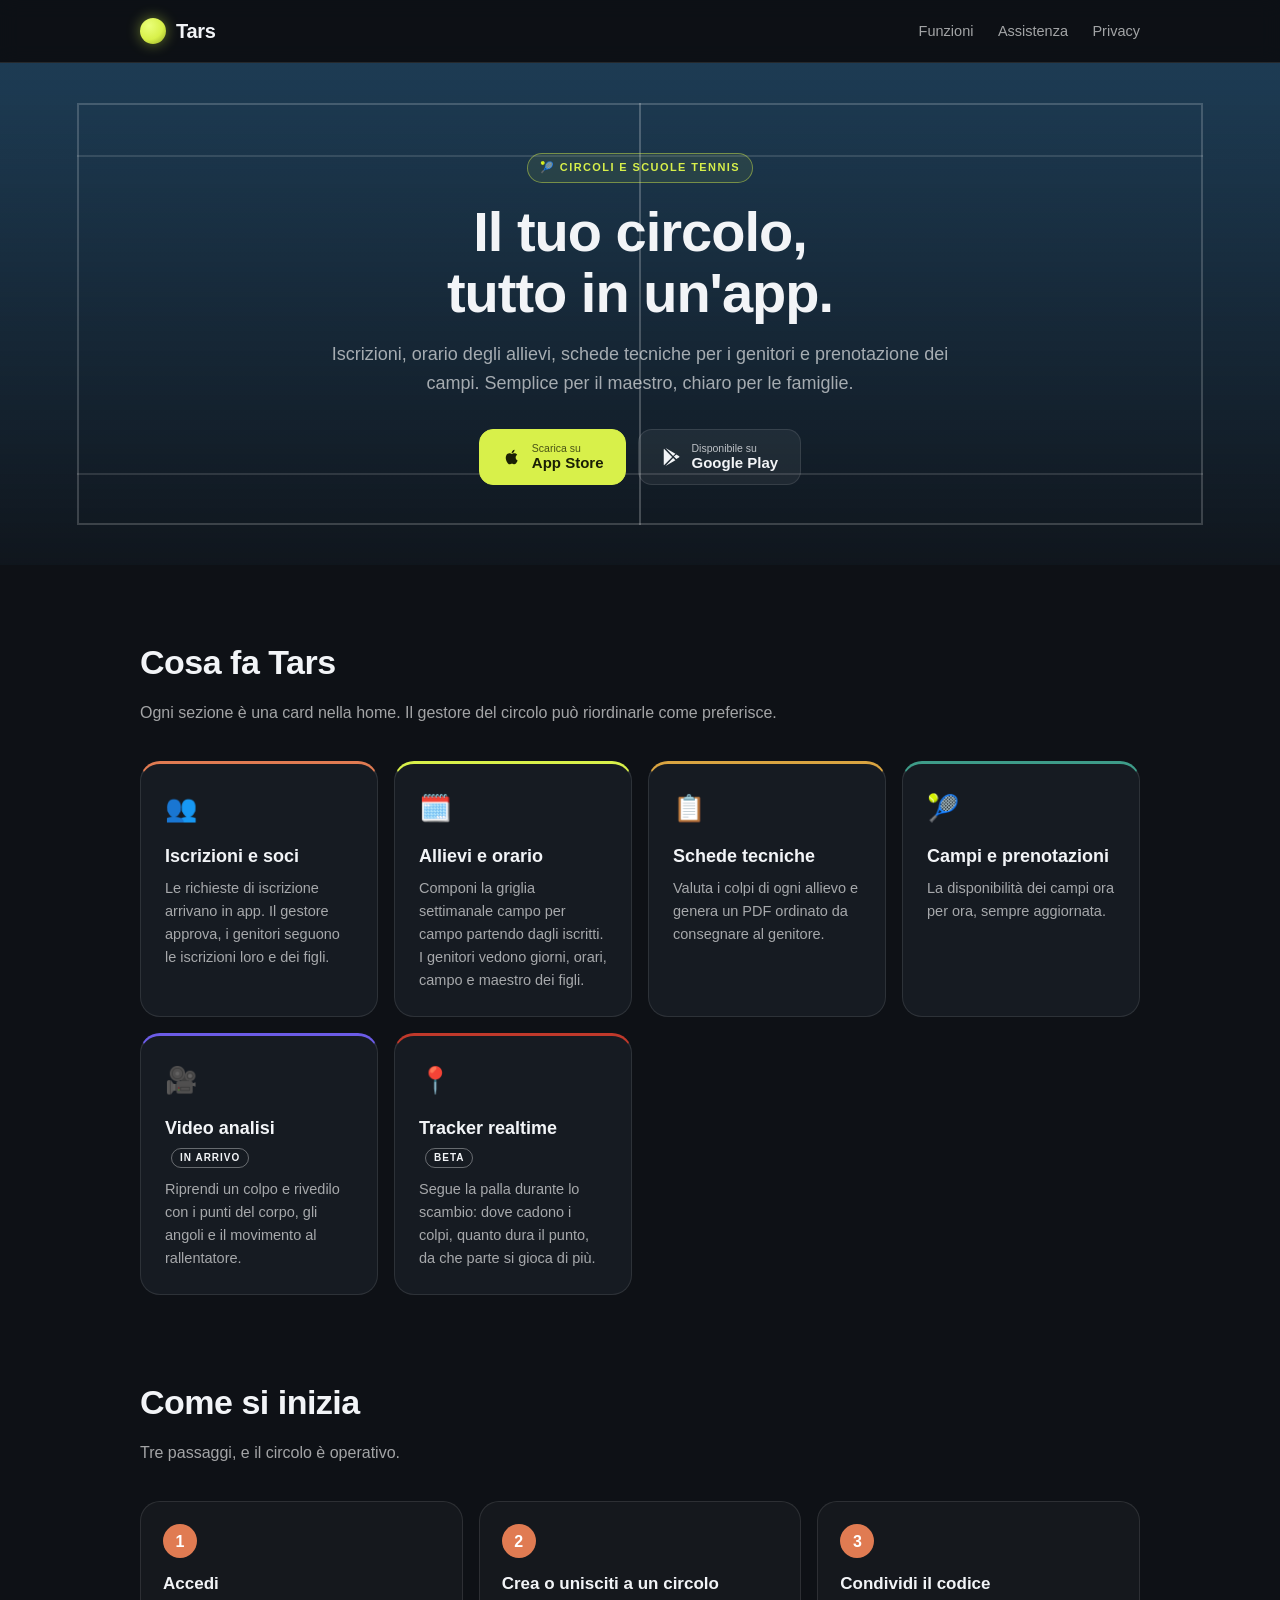
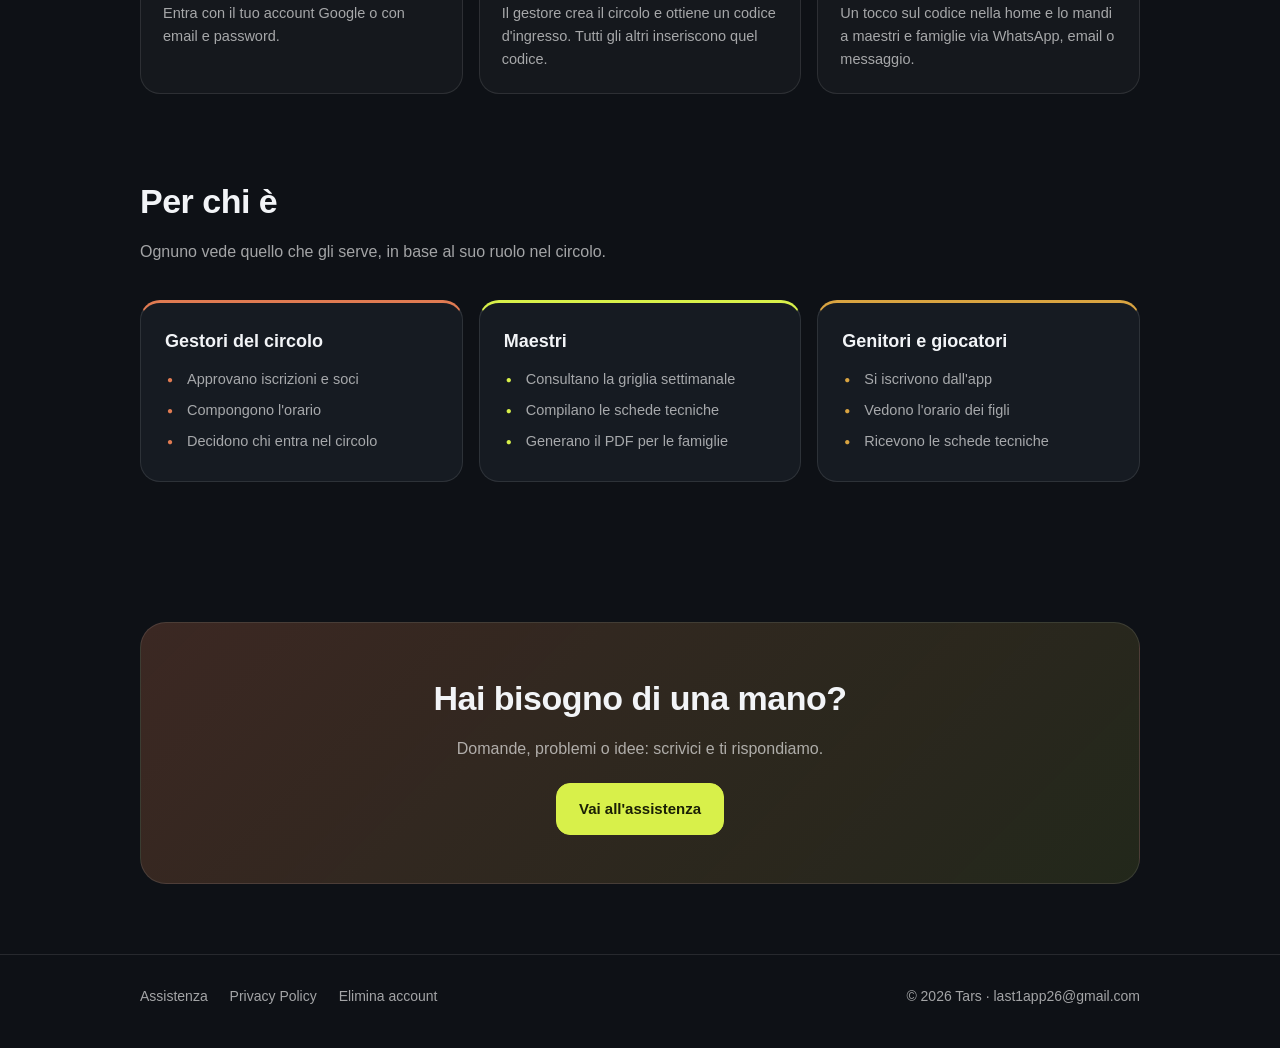
<file: index.html>
<!doctype html>
<html lang="it">
<head>
  <meta charset="utf-8">
  <meta name="viewport" content="width=device-width, initial-scale=1">
  <title>Tars – L'app per il tuo circolo di tennis</title>
  <meta name="description" content="Tars è l'app per circoli e scuole tennis: iscrizioni, orario degli allievi, schede tecniche in PDF per i genitori, campi e prenotazioni.">
  <link rel="stylesheet" href="style.css">
  <link rel="icon" href="data:image/svg+xml,<svg xmlns='http://www.w3.org/2000/svg' viewBox='0 0 100 100'><text y='.9em' font-size='90'>🎾</text></svg>">
</head>
<body>

<header class="top">
  <div class="wrap">
    <a class="logo" href="index.html"><span class="ball"></span>Tars</a>
    <nav>
      <a href="#funzioni" class="hide-sm">Funzioni</a>
      <a href="supporto.html">Assistenza</a>
      <a href="privacy.html">Privacy</a>
    </nav>
  </div>
</header>

<div class="hero">
  <div class="wrap">
    <span class="tag">🎾 CIRCOLI E SCUOLE TENNIS</span>
    <h1>Il tuo circolo,<br>tutto in un'app.</h1>
    <p class="lead">Iscrizioni, orario degli allievi, schede tecniche per i genitori e prenotazione dei campi. Semplice per il maestro, chiaro per le famiglie.</p>
    <div class="stores">
      <a class="btn primary" href="https://apps.apple.com/it/app/tars/id6820477138" target="_blank" rel="noopener">
        <svg width="20" height="20" viewBox="0 0 24 24" fill="currentColor" aria-hidden="true"><path d="M16.37 12.6c-.02-2.2 1.8-3.26 1.88-3.31-1.02-1.5-2.62-1.7-3.19-1.72-1.36-.14-2.65.8-3.34.8-.69 0-1.75-.78-2.88-.76-1.48.02-2.85.86-3.61 2.19-1.54 2.67-.39 6.62 1.11 8.79.73 1.06 1.6 2.25 2.75 2.2 1.1-.04 1.52-.71 2.85-.71 1.33 0 1.71.71 2.88.69 1.19-.02 1.94-1.08 2.67-2.14.84-1.23 1.19-2.42 1.21-2.48-.03-.01-2.31-.89-2.33-3.52zM14.17 6.13c.61-.74 1.02-1.76.91-2.78-.88.04-1.94.59-2.57 1.32-.56.65-1.06 1.69-.93 2.69.98.08 1.98-.5 2.59-1.23z"/></svg>
        <span><small>Scarica su</small>App Store</span>
      </a>
      <a class="btn" href="https://play.google.com/store/apps/details?id=com.ale.Tars" target="_blank" rel="noopener">
        <svg width="20" height="20" viewBox="0 0 24 24" fill="currentColor" aria-hidden="true"><path d="M3.6 2.2c-.2.2-.3.6-.3 1v17.6c0 .4.1.8.3 1l9.8-9.8L3.6 2.2zm10.9 10.9 2.8 2.8-11.9 6.8 9.1-9.6zm0-2.2L5.4 1.3l11.9 6.8-2.8 2.8zm3.9-1.9 3 1.7c.9.5.9 1.4 0 1.9l-3 1.7-3-3 3-2.3z"/></svg>
        <span><small>Disponibile su</small>Google Play</span>
      </a>
    </div>
  </div>
</div>

<section id="funzioni">
  <div class="wrap">
    <h2>Cosa fa Tars</h2>
    <p class="sub">Ogni sezione è una card nella home. Il gestore del circolo può riordinarle come preferisce.</p>
    <div class="grid">
      <div class="card" style="--accent: var(--clay)">
        <div class="ic">👥</div>
        <h3>Iscrizioni e soci</h3>
        <p>Le richieste di iscrizione arrivano in app. Il gestore approva, i genitori seguono le iscrizioni loro e dei figli.</p>
      </div>
      <div class="card" style="--accent: var(--lime)">
        <div class="ic">🗓️</div>
        <h3>Allievi e orario</h3>
        <p>Componi la griglia settimanale campo per campo partendo dagli iscritti. I genitori vedono giorni, orari, campo e maestro dei figli.</p>
      </div>
      <div class="card" style="--accent: var(--gold)">
        <div class="ic">📋</div>
        <h3>Schede tecniche</h3>
        <p>Valuta i colpi di ogni allievo e genera un PDF ordinato da consegnare al genitore.</p>
      </div>
      <div class="card" style="--accent: var(--green)">
        <div class="ic">🎾</div>
        <h3>Campi e prenotazioni</h3>
        <p>La disponibilità dei campi ora per ora, sempre aggiornata.</p>
      </div>
      <div class="card" style="--accent: var(--violet)">
        <div class="ic">🎥</div>
        <h3>Video analisi <span class="badge">IN ARRIVO</span></h3>
        <p>Riprendi un colpo e rivedilo con i punti del corpo, gli angoli e il movimento al rallentatore.</p>
      </div>
      <div class="card" style="--accent: #c0392b">
        <div class="ic">📍</div>
        <h3>Tracker realtime <span class="badge">BETA</span></h3>
        <p>Segue la palla durante lo scambio: dove cadono i colpi, quanto dura il punto, da che parte si gioca di più.</p>
      </div>
    </div>
  </div>
</section>

<section style="padding-top: 10px;">
  <div class="wrap">
    <h2>Come si inizia</h2>
    <p class="sub">Tre passaggi, e il circolo è operativo.</p>
    <div class="steps">
      <div class="step">
        <h3>Accedi</h3>
        <p>Entra con il tuo account Google o con email e password.</p>
      </div>
      <div class="step">
        <h3>Crea o unisciti a un circolo</h3>
        <p>Il gestore crea il circolo e ottiene un codice d'ingresso. Tutti gli altri inseriscono quel codice.</p>
      </div>
      <div class="step">
        <h3>Condividi il codice</h3>
        <p>Un tocco sul codice nella home e lo mandi a maestri e famiglie via WhatsApp, email o messaggio.</p>
      </div>
    </div>
  </div>
</section>

<section style="padding-top: 10px;">
  <div class="wrap">
    <h2>Per chi è</h2>
    <p class="sub">Ognuno vede quello che gli serve, in base al suo ruolo nel circolo.</p>
    <div class="who">
      <div class="card" style="--accent: var(--clay)">
        <h3>Gestori del circolo</h3>
        <ul>
          <li>Approvano iscrizioni e soci</li>
          <li>Compongono l'orario</li>
          <li>Decidono chi entra nel circolo</li>
        </ul>
      </div>
      <div class="card" style="--accent: var(--lime)">
        <h3>Maestri</h3>
        <ul>
          <li>Consultano la griglia settimanale</li>
          <li>Compilano le schede tecniche</li>
          <li>Generano il PDF per le famiglie</li>
        </ul>
      </div>
      <div class="card" style="--accent: var(--gold)">
        <h3>Genitori e giocatori</h3>
        <ul>
          <li>Si iscrivono dall'app</li>
          <li>Vedono l'orario dei figli</li>
          <li>Ricevono le schede tecniche</li>
        </ul>
      </div>
    </div>
  </div>
</section>

<section>
  <div class="wrap">
    <div class="cta">
      <h2>Hai bisogno di una mano?</h2>
      <p class="sub" style="margin: 0 auto 22px;">Domande, problemi o idee: scrivici e ti rispondiamo.</p>
      <a class="btn primary" href="supporto.html">Vai all'assistenza</a>
    </div>
  </div>
</section>

<footer>
  <div class="wrap">
    <div>
      <a href="supporto.html">Assistenza</a>
      <a href="privacy.html">Privacy Policy</a>
      <a href="privacy.html#eliminazione">Elimina account</a>
    </div>
    <div>© 2026 Tars · <a href="mailto:last1app26@gmail.com" style="margin:0">last1app26@gmail.com</a></div>
  </div>
</footer>

</body>
</html>
</file>
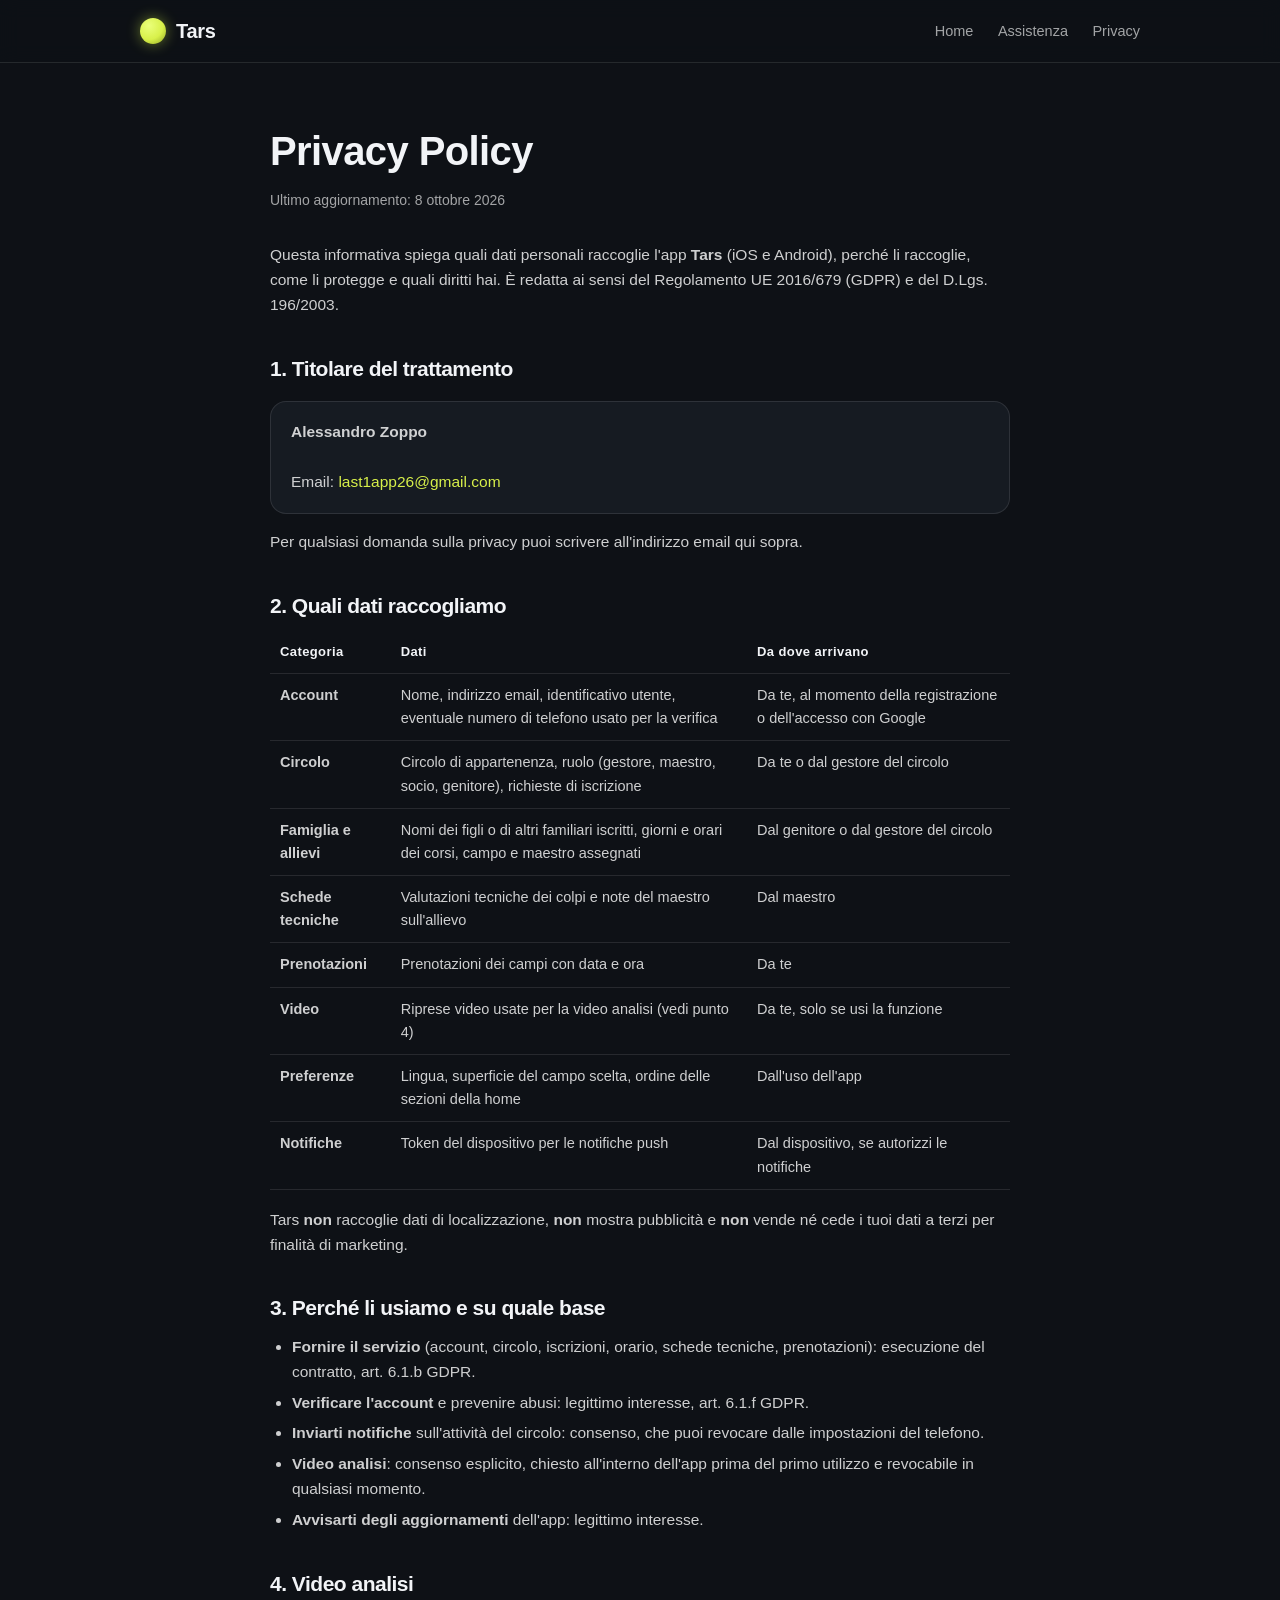
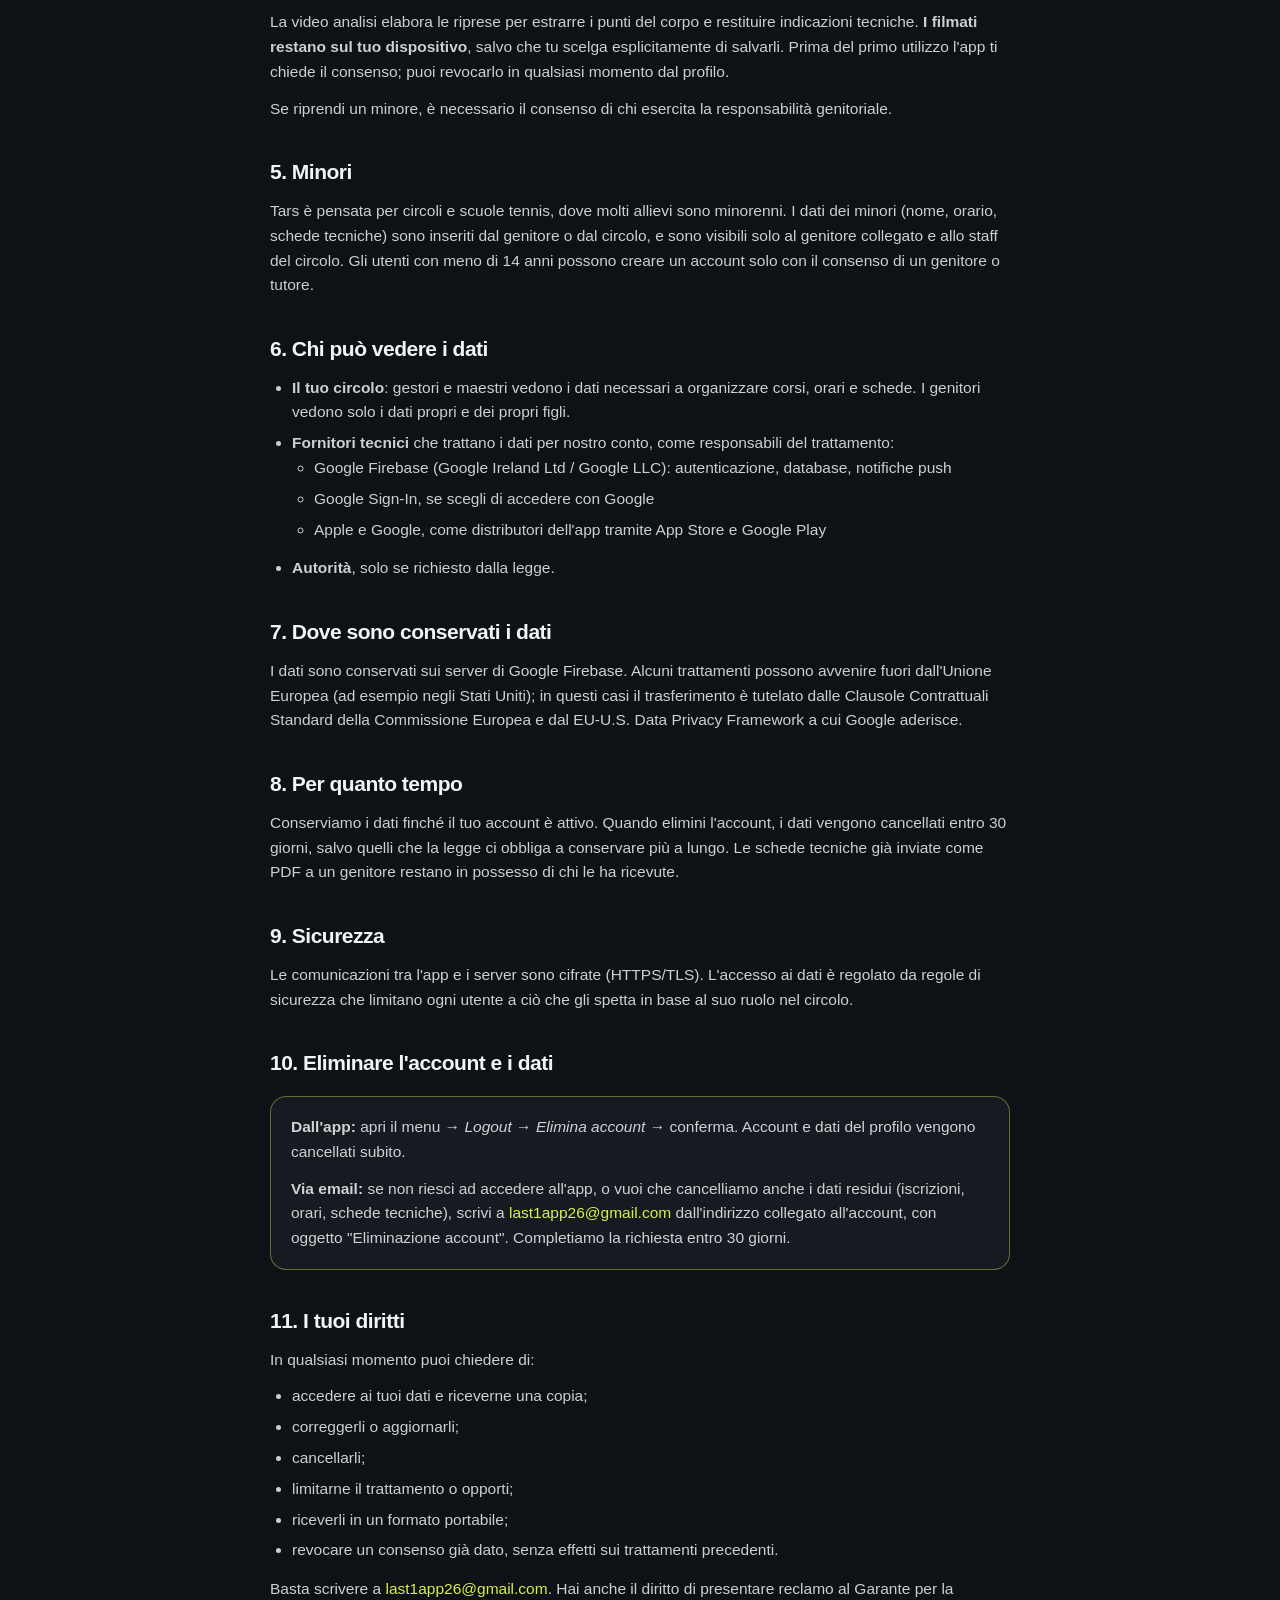
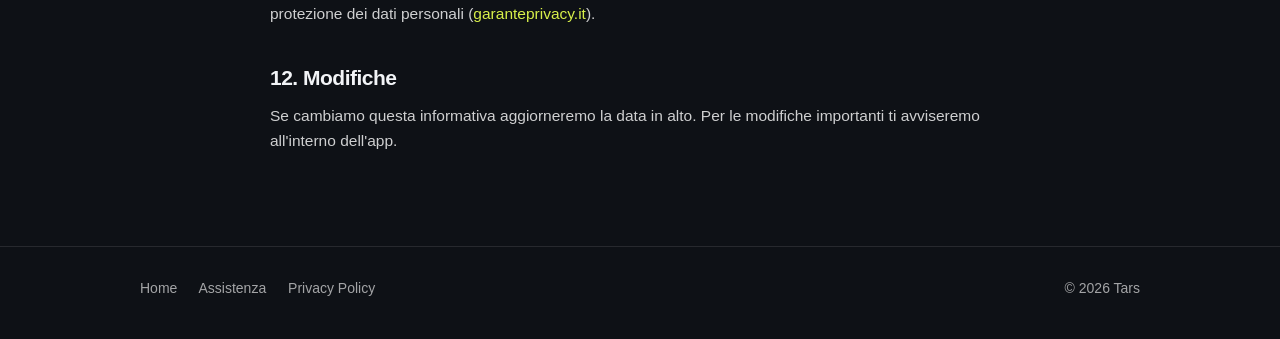
<file: privacy.html>
<!doctype html>
<html lang="it">
<head>
  <meta charset="utf-8">
  <meta name="viewport" content="width=device-width, initial-scale=1">
  <title>Privacy Policy – Tars</title>
  <meta name="description" content="Informativa sulla privacy dell'app Tars.">
  <link rel="stylesheet" href="style.css">
  <link rel="icon" href="data:image/svg+xml,<svg xmlns='http://www.w3.org/2000/svg' viewBox='0 0 100 100'><text y='.9em' font-size='90'>🎾</text></svg>">
</head>
<body>

<header class="top">
  <div class="wrap">
    <a class="logo" href="index.html"><span class="ball"></span>Tars</a>
    <nav>
      <a href="index.html" class="hide-sm">Home</a>
      <a href="supporto.html">Assistenza</a>
      <a href="privacy.html">Privacy</a>
    </nav>
  </div>
</header>

<main class="doc">
  <div class="wrap">
    <h1>Privacy Policy</h1>
    <p class="date">Ultimo aggiornamento: 8 ottobre 2026</p>

    <p>Questa informativa spiega quali dati personali raccoglie l'app <strong>Tars</strong> (iOS e Android), perché li raccoglie, come li protegge e quali diritti hai. È redatta ai sensi del Regolamento UE 2016/679 (GDPR) e del D.Lgs. 196/2003.</p>

    <h2>1. Titolare del trattamento</h2>
    <div class="box">
      <p style="margin:0"><strong>Alessandro Zoppo</strong><br>
      <br>
      Email: <a href="mailto:last1app26@gmail.com">last1app26@gmail.com</a></p>
    </div>
    <p>Per qualsiasi domanda sulla privacy puoi scrivere all'indirizzo email qui sopra.</p>

    <h2>2. Quali dati raccogliamo</h2>
    <table>
      <thead><tr><th>Categoria</th><th>Dati</th><th>Da dove arrivano</th></tr></thead>
      <tbody>
        <tr><td><strong>Account</strong></td><td>Nome, indirizzo email, identificativo utente, eventuale numero di telefono usato per la verifica</td><td>Da te, al momento della registrazione o dell'accesso con Google</td></tr>
        <tr><td><strong>Circolo</strong></td><td>Circolo di appartenenza, ruolo (gestore, maestro, socio, genitore), richieste di iscrizione</td><td>Da te o dal gestore del circolo</td></tr>
        <tr><td><strong>Famiglia e allievi</strong></td><td>Nomi dei figli o di altri familiari iscritti, giorni e orari dei corsi, campo e maestro assegnati</td><td>Dal genitore o dal gestore del circolo</td></tr>
        <tr><td><strong>Schede tecniche</strong></td><td>Valutazioni tecniche dei colpi e note del maestro sull'allievo</td><td>Dal maestro</td></tr>
        <tr><td><strong>Prenotazioni</strong></td><td>Prenotazioni dei campi con data e ora</td><td>Da te</td></tr>
        <tr><td><strong>Video</strong></td><td>Riprese video usate per la video analisi (vedi punto 4)</td><td>Da te, solo se usi la funzione</td></tr>
        <tr><td><strong>Preferenze</strong></td><td>Lingua, superficie del campo scelta, ordine delle sezioni della home</td><td>Dall'uso dell'app</td></tr>
        <tr><td><strong>Notifiche</strong></td><td>Token del dispositivo per le notifiche push</td><td>Dal dispositivo, se autorizzi le notifiche</td></tr>
      </tbody>
    </table>
    <p>Tars <strong>non</strong> raccoglie dati di localizzazione, <strong>non</strong> mostra pubblicità e <strong>non</strong> vende né cede i tuoi dati a terzi per finalità di marketing.</p>

    <h2>3. Perché li usiamo e su quale base</h2>
    <ul>
      <li><strong>Fornire il servizio</strong> (account, circolo, iscrizioni, orario, schede tecniche, prenotazioni): esecuzione del contratto, art. 6.1.b GDPR.</li>
      <li><strong>Verificare l'account</strong> e prevenire abusi: legittimo interesse, art. 6.1.f GDPR.</li>
      <li><strong>Inviarti notifiche</strong> sull'attività del circolo: consenso, che puoi revocare dalle impostazioni del telefono.</li>
      <li><strong>Video analisi</strong>: consenso esplicito, chiesto all'interno dell'app prima del primo utilizzo e revocabile in qualsiasi momento.</li>
      <li><strong>Avvisarti degli aggiornamenti</strong> dell'app: legittimo interesse.</li>
    </ul>

    <h2>4. Video analisi</h2>
    <p>La video analisi elabora le riprese per estrarre i punti del corpo e restituire indicazioni tecniche. <strong>I filmati restano sul tuo dispositivo</strong>, salvo che tu scelga esplicitamente di salvarli. Prima del primo utilizzo l'app ti chiede il consenso; puoi revocarlo in qualsiasi momento dal profilo.</p>
    <p>Se riprendi un minore, è necessario il consenso di chi esercita la responsabilità genitoriale.</p>

    <h2>5. Minori</h2>
    <p>Tars è pensata per circoli e scuole tennis, dove molti allievi sono minorenni. I dati dei minori (nome, orario, schede tecniche) sono inseriti dal genitore o dal circolo, e sono visibili solo al genitore collegato e allo staff del circolo. Gli utenti con meno di 14 anni possono creare un account solo con il consenso di un genitore o tutore.</p>

    <h2>6. Chi può vedere i dati</h2>
    <ul>
      <li><strong>Il tuo circolo</strong>: gestori e maestri vedono i dati necessari a organizzare corsi, orari e schede. I genitori vedono solo i dati propri e dei propri figli.</li>
      <li><strong>Fornitori tecnici</strong> che trattano i dati per nostro conto, come responsabili del trattamento:
        <ul>
          <li>Google Firebase (Google Ireland Ltd / Google LLC): autenticazione, database, notifiche push</li>
          <li>Google Sign-In, se scegli di accedere con Google</li>
          <li>Apple e Google, come distributori dell'app tramite App Store e Google Play</li>
        </ul>
      </li>
      <li><strong>Autorità</strong>, solo se richiesto dalla legge.</li>
    </ul>

    <h2>7. Dove sono conservati i dati</h2>
    <p>I dati sono conservati sui server di Google Firebase. Alcuni trattamenti possono avvenire fuori dall'Unione Europea (ad esempio negli Stati Uniti); in questi casi il trasferimento è tutelato dalle Clausole Contrattuali Standard della Commissione Europea e dal EU-U.S. Data Privacy Framework a cui Google aderisce.</p>

    <h2>8. Per quanto tempo</h2>
    <p>Conserviamo i dati finché il tuo account è attivo. Quando elimini l'account, i dati vengono cancellati entro 30 giorni, salvo quelli che la legge ci obbliga a conservare più a lungo. Le schede tecniche già inviate come PDF a un genitore restano in possesso di chi le ha ricevute.</p>

    <h2>9. Sicurezza</h2>
    <p>Le comunicazioni tra l'app e i server sono cifrate (HTTPS/TLS). L'accesso ai dati è regolato da regole di sicurezza che limitano ogni utente a ciò che gli spetta in base al suo ruolo nel circolo.</p>

    <h2 id="eliminazione">10. Eliminare l'account e i dati</h2>
    <div class="box hl">
      <p><strong>Dall'app:</strong> apri il menu → <em>Logout</em> → <em>Elimina account</em> → conferma. Account e dati del profilo vengono cancellati subito.</p>
      <p style="margin:0"><strong>Via email:</strong> se non riesci ad accedere all'app, o vuoi che cancelliamo anche i dati residui (iscrizioni, orari, schede tecniche), scrivi a <a href="mailto:last1app26@gmail.com?subject=Richiesta%20eliminazione%20account%20Tars">last1app26@gmail.com</a> dall'indirizzo collegato all'account, con oggetto "Eliminazione account". Completiamo la richiesta entro 30 giorni.</p>
    </div>

    <h2>11. I tuoi diritti</h2>
    <p>In qualsiasi momento puoi chiedere di:</p>
    <ul>
      <li>accedere ai tuoi dati e riceverne una copia;</li>
      <li>correggerli o aggiornarli;</li>
      <li>cancellarli;</li>
      <li>limitarne il trattamento o opporti;</li>
      <li>riceverli in un formato portabile;</li>
      <li>revocare un consenso già dato, senza effetti sui trattamenti precedenti.</li>
    </ul>
    <p>Basta scrivere a <a href="mailto:last1app26@gmail.com">last1app26@gmail.com</a>. Hai anche il diritto di presentare reclamo al Garante per la protezione dei dati personali (<a href="https://www.garanteprivacy.it" target="_blank" rel="noopener">garanteprivacy.it</a>).</p>

    <h2>12. Modifiche</h2>
    <p>Se cambiamo questa informativa aggiorneremo la data in alto. Per le modifiche importanti ti avviseremo all'interno dell'app.</p>
  </div>
</main>

<footer>
  <div class="wrap">
    <div>
      <a href="index.html">Home</a>
      <a href="supporto.html">Assistenza</a>
      <a href="privacy.html">Privacy Policy</a>
    </div>
    <div>© 2026 Tars</div>
  </div>
</footer>

</body>
</html>
</file>
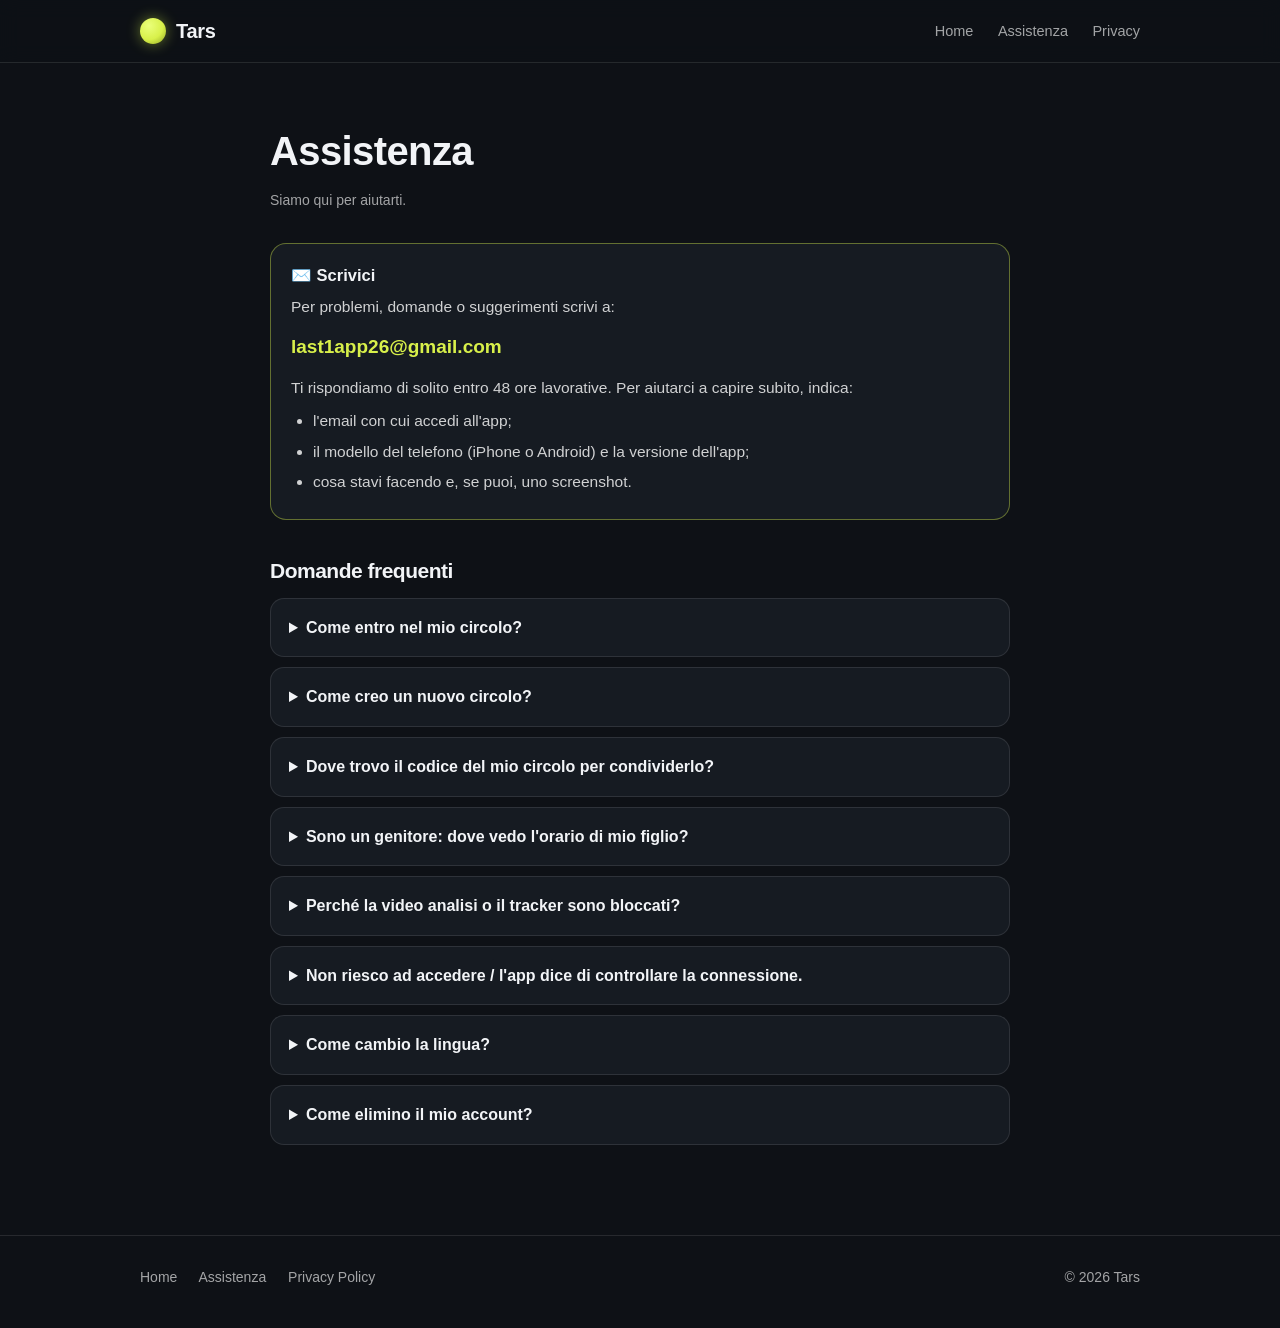
<file: supporto.html>
<!doctype html>
<html lang="it">
<head>
  <meta charset="utf-8">
  <meta name="viewport" content="width=device-width, initial-scale=1">
  <title>Assistenza – Tars</title>
  <meta name="description" content="Assistenza e domande frequenti sull'app Tars.">
  <link rel="stylesheet" href="style.css">
  <link rel="icon" href="data:image/svg+xml,<svg xmlns='http://www.w3.org/2000/svg' viewBox='0 0 100 100'><text y='.9em' font-size='90'>🎾</text></svg>">
</head>
<body>

<header class="top">
  <div class="wrap">
    <a class="logo" href="index.html"><span class="ball"></span>Tars</a>
    <nav>
      <a href="index.html" class="hide-sm">Home</a>
      <a href="supporto.html">Assistenza</a>
      <a href="privacy.html">Privacy</a>
    </nav>
  </div>
</header>

<main class="doc">
  <div class="wrap">
    <h1>Assistenza</h1>
    <p class="date">Siamo qui per aiutarti.</p>

    <div class="box hl">
      <h3 style="margin-top:0">✉️ Scrivici</h3>
      <p>Per problemi, domande o suggerimenti scrivi a:</p>
      <p style="font-size:19px; margin-bottom:14px;"><a href="mailto:last1app26@gmail.com?subject=Assistenza%20Tars"><strong>last1app26@gmail.com</strong></a></p>
      <p style="margin:0">Ti rispondiamo di solito entro 48 ore lavorative. Per aiutarci a capire subito, indica:</p>
      <ul style="margin-top:8px; margin-bottom:0">
        <li>l'email con cui accedi all'app;</li>
        <li>il modello del telefono (iPhone o Android) e la versione dell'app;</li>
        <li>cosa stavi facendo e, se puoi, uno screenshot.</li>
      </ul>
    </div>

    <h2>Domande frequenti</h2>

    <details>
      <summary>Come entro nel mio circolo?</summary>
      <p>Chiedi il codice d'ingresso al gestore del circolo. Dopo l'accesso, tocca "Inserisci il codice del circolo" nella home e digitalo. Se il gestore non ti ha ancora aggiunto ai soci, la richiesta gli arriva e il circolo si apre da solo appena ti approva.</p>
    </details>

    <details>
      <summary>Come creo un nuovo circolo?</summary>
      <p>Al primo accesso, se non fai ancora parte di un circolo, scegli "Crea circolo". Diventi automaticamente il gestore e ottieni il codice da condividere con maestri e famiglie.</p>
    </details>

    <details>
      <summary>Dove trovo il codice del mio circolo per condividerlo?</summary>
      <p>Nella home, in alto a destra, sotto il pulsante di condivisione. Toccalo per inviarlo via WhatsApp, email o messaggio. Tenendolo premuto puoi cambiare circolo.</p>
    </details>

    <details>
      <summary>Sono un genitore: dove vedo l'orario di mio figlio?</summary>
      <p>Quando il circolo collega tuo figlio al tuo account, nella home compare la card con l'orario: giorni, orari, campo e maestro.</p>
    </details>

    <details>
      <summary>Perché la video analisi o il tracker sono bloccati?</summary>
      <p>Sono funzioni in fase di prova e le stiamo aprendo gradualmente, un account alla volta. Appena tocca al tuo le trovi sbloccate, senza dover fare nulla.</p>
    </details>

    <details>
      <summary>Non riesco ad accedere / l'app dice di controllare la connessione.</summary>
      <p>Verifica di essere connesso a internet e riprova. Se hai effettuato l'accesso con Google, usa lo stesso account Google della prima volta. Se il problema continua, scrivici.</p>
    </details>

    <details>
      <summary>Come cambio la lingua?</summary>
      <p>Apri il menu (in alto a sinistra) e scegli "Lingua". Sono disponibili italiano, inglese e francese.</p>
    </details>

    <details>
      <summary>Come elimino il mio account?</summary>
      <p>Dall'app: menu → Logout → Elimina account. Se non riesci ad accedere, scrivi a <a href="mailto:last1app26@gmail.com?subject=Richiesta%20eliminazione%20account%20Tars">last1app26@gmail.com</a>. Tutti i dettagli sono nella <a href="privacy.html#eliminazione">Privacy Policy</a>.</p>
    </details>
  </div>
</main>

<footer>
  <div class="wrap">
    <div>
      <a href="index.html">Home</a>
      <a href="supporto.html">Assistenza</a>
      <a href="privacy.html">Privacy Policy</a>
    </div>
    <div>© 2026 Tars</div>
  </div>
</footer>

</body>
</html>
</file>
<file: style.css>
:root {
  --bg: #0e1116;
  --card: #161b22;
  --line: rgba(255, 255, 255, 0.10);
  --text: #f2f4f7;
  --muted: rgba(255, 255, 255, 0.62);
  --lime: #d8f04a;
  --clay: #e07b52;
  --blue: #2f6f9f;
  --violet: #6c5ce7;
  --green: #3e9c89;
  --gold: #d9a441;
}

* { box-sizing: border-box; margin: 0; padding: 0; }

html { scroll-behavior: smooth; }

body {
  background: var(--bg);
  color: var(--text);
  font-family: -apple-system, BlinkMacSystemFont, "Segoe UI", Roboto, Helvetica, Arial, sans-serif;
  line-height: 1.6;
  -webkit-font-smoothing: antialiased;
}

a { color: var(--lime); text-decoration: none; }
a:hover { text-decoration: underline; }

.wrap { max-width: 1040px; margin: 0 auto; padding: 0 20px; }

/* ── Header ── */
header.top {
  position: sticky; top: 0; z-index: 10;
  background: rgba(14, 17, 22, 0.85);
  backdrop-filter: blur(10px);
  border-bottom: 1px solid var(--line);
}
header.top .wrap {
  display: flex; align-items: center; justify-content: space-between;
  height: 62px;
}
.logo {
  display: flex; align-items: center; gap: 10px;
  font-weight: 800; font-size: 20px; color: var(--text); letter-spacing: -0.3px;
}
.logo:hover { text-decoration: none; }
.ball {
  width: 26px; height: 26px; border-radius: 50%;
  background: radial-gradient(circle at 35% 30%, #eaff7a, #d8f04a 55%, #8fa522);
  box-shadow: 0 0 14px rgba(216, 240, 74, 0.45);
}
nav a { color: var(--muted); margin-left: 20px; font-size: 14.5px; }
nav a:hover { color: var(--text); text-decoration: none; }

/* ── Hero ── */
.hero {
  position: relative; overflow: hidden;
  padding: 90px 0 80px;
  background:
    linear-gradient(rgba(14,17,22,0.55), rgba(14,17,22,0.95)),
    var(--blue);
}
.hero::before {
  /* linee del campo */
  content: ""; position: absolute; inset: 40px 6%;
  border: 2px solid rgba(255,255,255,0.18);
  background:
    linear-gradient(to right, transparent calc(50% - 1px), rgba(255,255,255,0.22) calc(50% - 1px), rgba(255,255,255,0.22) calc(50% + 1px), transparent calc(50% + 1px)),
    linear-gradient(to bottom, transparent 12%, rgba(255,255,255,0.12) 12%, rgba(255,255,255,0.12) calc(12% + 2px), transparent calc(12% + 2px), transparent 88%, rgba(255,255,255,0.12) 88%, rgba(255,255,255,0.12) calc(88% + 2px), transparent calc(88% + 2px));
  pointer-events: none;
}
.hero .wrap { position: relative; text-align: center; }
.tag {
  display: inline-block; padding: 5px 12px; border-radius: 20px;
  font-size: 11px; font-weight: 700; letter-spacing: 1.4px;
  color: var(--lime); border: 1px solid rgba(216,240,74,0.45);
  background: rgba(216,240,74,0.08);
}
.hero h1 {
  font-size: clamp(34px, 6vw, 56px); line-height: 1.1;
  letter-spacing: -1px; margin: 18px 0 16px;
}
.hero p.lead { font-size: 18px; color: var(--muted); max-width: 620px; margin: 0 auto; }

.stores { display: flex; gap: 12px; justify-content: center; flex-wrap: wrap; margin-top: 32px; }
.btn {
  display: inline-flex; align-items: center; gap: 10px;
  padding: 13px 22px; border-radius: 14px; font-weight: 700; font-size: 15px;
  border: 1px solid var(--line); color: var(--text); background: rgba(255,255,255,0.06);
}
.btn:hover { text-decoration: none; background: rgba(255,255,255,0.12); }
.btn.primary { background: var(--lime); color: #1a1f05; border-color: var(--lime); }
.btn.primary:hover { background: #e4f76b; }
.btn small { display: block; font-size: 10.5px; font-weight: 500; opacity: 0.75; line-height: 1; }
.btn span { line-height: 1.15; text-align: left; }

/* ── Sezioni ── */
section { padding: 70px 0; }
h2 { font-size: clamp(26px, 4vw, 34px); letter-spacing: -0.5px; margin-bottom: 10px; }
.sub { color: var(--muted); max-width: 640px; margin-bottom: 36px; }

.grid { display: grid; gap: 16px; grid-template-columns: repeat(auto-fit, minmax(230px, 1fr)); }
.card {
  background: var(--card); border: 1px solid var(--line);
  border-radius: 20px; padding: 24px;
  border-top: 3px solid var(--accent, var(--lime));
}
.card .ic { font-size: 26px; margin-bottom: 12px; }
.card h3 { font-size: 18px; margin-bottom: 6px; }
.card p { color: var(--muted); font-size: 14.5px; }
.badge {
  display: inline-block; margin-left: 6px; padding: 1px 8px; border-radius: 10px;
  font-size: 10px; font-weight: 700; letter-spacing: 1px; vertical-align: middle;
  color: var(--text); border: 1px solid rgba(255,255,255,0.35);
}

.steps { display: grid; gap: 16px; grid-template-columns: repeat(auto-fit, minmax(220px, 1fr)); counter-reset: s; }
.step { padding: 22px; border-radius: 20px; background: rgba(255,255,255,0.03); border: 1px solid var(--line); }
.step::before {
  counter-increment: s; content: counter(s);
  display: grid; place-items: center; width: 34px; height: 34px; border-radius: 50%;
  background: var(--clay); color: #fff; font-weight: 800; margin-bottom: 12px;
}
.step h3 { font-size: 17px; margin-bottom: 4px; }
.step p { color: var(--muted); font-size: 14.5px; }

.who { display: grid; gap: 16px; grid-template-columns: repeat(auto-fit, minmax(260px, 1fr)); }
.who .card ul { list-style: none; margin-top: 8px; }
.who .card li { color: var(--muted); font-size: 14.5px; padding: 4px 0 4px 22px; position: relative; }
.who .card li::before { content: "●"; position: absolute; left: 2px; color: var(--accent, var(--lime)); font-size: 10px; top: 8px; }

.cta {
  text-align: center; border-radius: 26px; padding: 48px 24px;
  background: linear-gradient(135deg, rgba(224,123,82,0.22), rgba(216,240,74,0.10));
  border: 1px solid var(--line);
}

/* ── Pagine di testo (privacy, assistenza) ── */
.doc { padding: 56px 0 80px; }
.doc .wrap { max-width: 780px; }
.doc h1 { font-size: clamp(30px, 5vw, 40px); letter-spacing: -0.6px; margin-bottom: 6px; }
.doc .date { color: var(--muted); font-size: 14px; margin-bottom: 32px; }
.doc h2 { font-size: 21px; margin: 34px 0 10px; }
.doc h3 { font-size: 16.5px; margin: 20px 0 6px; }
.doc p, .doc li { color: rgba(255,255,255,0.80); font-size: 15.5px; }
.doc p { margin-bottom: 12px; }
.doc ul, .doc ol { margin: 0 0 14px 22px; }
.doc li { margin-bottom: 6px; }
.doc table { width: 100%; border-collapse: collapse; margin: 10px 0 18px; font-size: 14.5px; }
.doc th, .doc td { text-align: left; padding: 10px; border-bottom: 1px solid var(--line); vertical-align: top; color: rgba(255,255,255,0.8); }
.doc th { color: var(--text); font-size: 13px; letter-spacing: 0.4px; }
.box {
  background: var(--card); border: 1px solid var(--line); border-radius: 16px;
  padding: 18px 20px; margin: 16px 0;
}
.box.hl { border-color: rgba(216,240,74,0.4); }

details {
  background: var(--card); border: 1px solid var(--line); border-radius: 14px;
  padding: 16px 18px; margin-bottom: 10px;
}
details summary { cursor: pointer; font-weight: 700; color: var(--text); }
details[open] summary { margin-bottom: 8px; }
details p { margin-bottom: 0; }

/* ── Footer ── */
footer {
  border-top: 1px solid var(--line); padding: 30px 0 40px;
  color: var(--muted); font-size: 14px;
}
footer .wrap { display: flex; justify-content: space-between; gap: 14px; flex-wrap: wrap; }
footer a { color: var(--muted); margin-right: 18px; }
footer a:hover { color: var(--text); }

@media (max-width: 600px) {
  nav a { margin-left: 14px; font-size: 13.5px; }
  nav a.hide-sm { display: none; }
  .hero { padding: 64px 0 56px; }
  section { padding: 54px 0; }
  .doc table, .doc thead, .doc tbody, .doc tr, .doc th, .doc td { display: block; }
  .doc thead { display: none; }
  .doc td { border: none; padding: 4px 0; }
  .doc tr { border-bottom: 1px solid var(--line); padding: 10px 0; }
}
</file>
